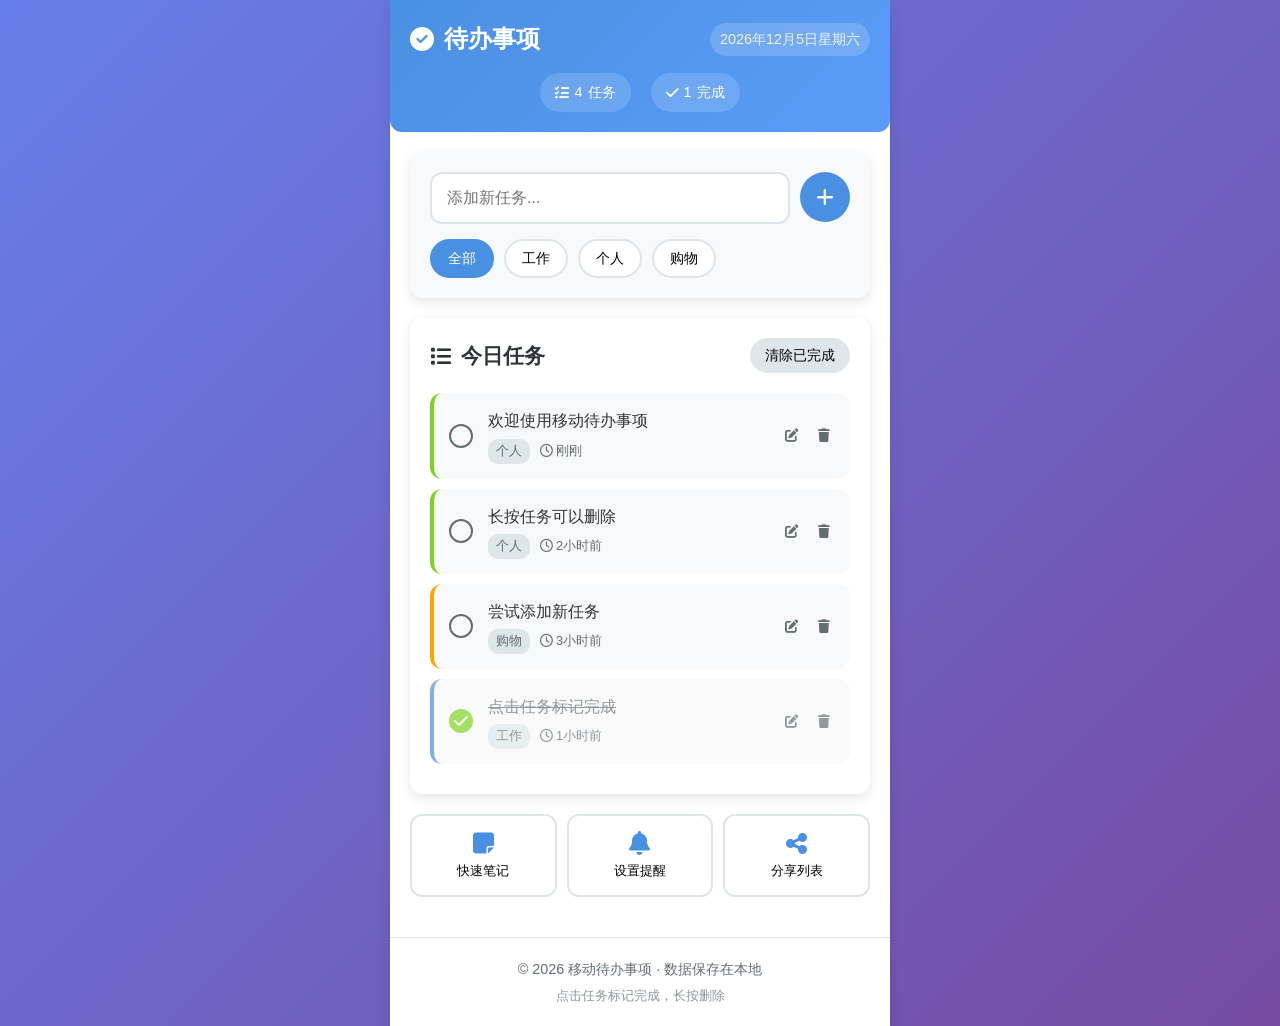
<file: index.html>
<!DOCTYPE html>
<html lang="zh-CN">
<head>
    <meta charset="UTF-8">
    <meta name="viewport" content="width=device-width, initial-scale=1.0, maximum-scale=1.0, user-scalable=no">
    <title>移动待办事项</title>
    <link rel="stylesheet" href="styles.css">
    <link rel="stylesheet" href="https://cdnjs.cloudflare.com/ajax/libs/font-awesome/6.4.0/css/all.min.css">
    <link rel="manifest" href="manifest.json">
    <meta name="theme-color" content="#4a90e2">
    <meta name="apple-mobile-web-app-capable" content="yes">
    <meta name="apple-mobile-web-app-status-bar-style" content="black-translucent">
</head>
<body>
    <div class="container">
        <header class="app-header">
            <div class="header-content">
                <h1><i class="fas fa-check-circle"></i> 待办事项</h1>
                <div class="date-display" id="current-date">2026年3月6日 星期五</div>
            </div>
            <div class="stats">
                <span class="stat-item"><i class="fas fa-tasks"></i> <span id="total-tasks">0</span> 任务</span>
                <span class="stat-item"><i class="fas fa-check"></i> <span id="completed-tasks">0</span> 完成</span>
            </div>
        </header>

        <main class="main-content">
            <div class="input-section">
                <div class="input-group">
                    <input type="text" id="task-input" placeholder="添加新任务..." autocomplete="off">
                    <button id="add-task-btn" class="add-btn">
                        <i class="fas fa-plus"></i>
                    </button>
                </div>
                <div class="category-selector">
                    <button class="category-btn active" data-category="all">全部</button>
                    <button class="category-btn" data-category="work">工作</button>
                    <button class="category-btn" data-category="personal">个人</button>
                    <button class="category-btn" data-category="shopping">购物</button>
                </div>
            </div>

            <div class="tasks-section">
                <div class="section-header">
                    <h2><i class="fas fa-list"></i> 今日任务</h2>
                    <button id="clear-completed" class="clear-btn">清除已完成</button>
                </div>
                
                <div class="tasks-list" id="tasks-list">
                    <!-- 任务将通过JS动态添加 -->
                    <div class="empty-state">
                        <i class="fas fa-clipboard-list"></i>
                        <p>还没有任务，添加一个吧！</p>
                    </div>
                </div>
            </div>

            <div class="quick-actions">
                <button class="action-btn" id="add-quick-note">
                    <i class="fas fa-sticky-note"></i>
                    <span>快速笔记</span>
                </button>
                <button class="action-btn" id="set-reminder">
                    <i class="fas fa-bell"></i>
                    <span>设置提醒</span>
                </button>
                <button class="action-btn" id="share-list">
                    <i class="fas fa-share-alt"></i>
                    <span>分享列表</span>
                </button>
            </div>
        </main>

        <footer class="app-footer">
            <p>© 2026 移动待办事项 · 数据保存在本地</p>
            <p class="footer-note">点击任务标记完成，长按删除</p>
        </footer>
    </div>

    <!-- 快速笔记模态框 -->
    <div class="modal" id="note-modal">
        <div class="modal-content">
            <h3><i class="fas fa-sticky-note"></i> 快速笔记</h3>
            <textarea id="note-text" placeholder="写下你的笔记..."></textarea>
            <div class="modal-actions">
                <button class="modal-btn cancel" id="cancel-note">取消</button>
                <button class="modal-btn save" id="save-note">保存</button>
            </div>
        </div>
    </div>

    <script src="app.js"></script>
</body>
</html>
</file>
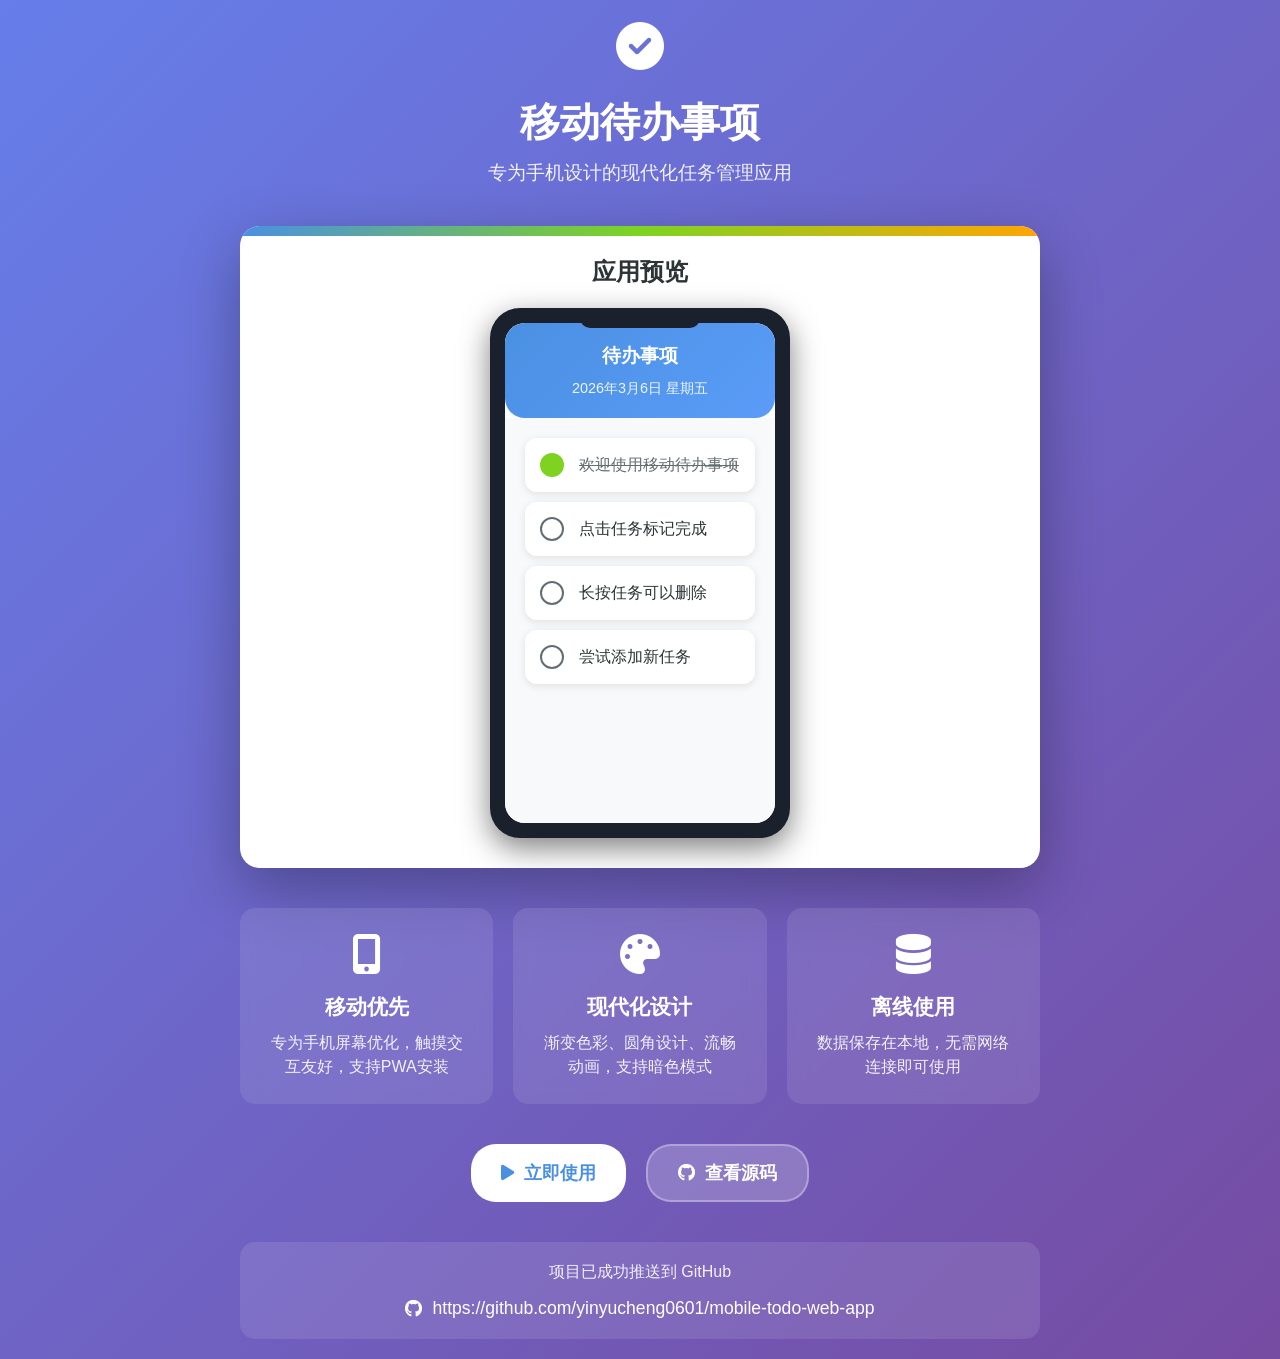
<file: preview.html>
<!DOCTYPE html>
<html lang="zh-CN">
<head>
    <meta charset="UTF-8">
    <meta name="viewport" content="width=device-width, initial-scale=1.0">
    <title>移动待办事项 - 预览</title>
    <style>
        * {
            margin: 0;
            padding: 0;
            box-sizing: border-box;
        }
        
        body {
            font-family: -apple-system, BlinkMacSystemFont, 'Segoe UI', Roboto, sans-serif;
            background: linear-gradient(135deg, #667eea 0%, #764ba2 100%);
            min-height: 100vh;
            display: flex;
            flex-direction: column;
            align-items: center;
            justify-content: center;
            padding: 20px;
            color: white;
        }
        
        .container {
            max-width: 800px;
            width: 100%;
            text-align: center;
        }
        
        .header {
            margin-bottom: 40px;
        }
        
        .logo {
            font-size: 3rem;
            margin-bottom: 20px;
        }
        
        h1 {
            font-size: 2.5rem;
            margin-bottom: 10px;
            font-weight: 700;
        }
        
        .subtitle {
            font-size: 1.2rem;
            opacity: 0.9;
            margin-bottom: 30px;
        }
        
        .app-preview {
            background: white;
            border-radius: 20px;
            padding: 30px;
            box-shadow: 0 20px 60px rgba(0, 0, 0, 0.3);
            margin-bottom: 40px;
            position: relative;
            overflow: hidden;
        }
        
        .app-preview::before {
            content: '';
            position: absolute;
            top: 0;
            left: 0;
            right: 0;
            height: 10px;
            background: linear-gradient(90deg, #4a90e2, #7ed321, #ffa502);
        }
        
        .preview-title {
            color: #2d3436;
            margin-bottom: 20px;
            font-size: 1.5rem;
        }
        
        .phone-mockup {
            max-width: 300px;
            margin: 0 auto;
            position: relative;
        }
        
        .phone-frame {
            background: #1a202c;
            border-radius: 30px;
            padding: 15px;
            box-shadow: 0 10px 30px rgba(0, 0, 0, 0.5);
            position: relative;
        }
        
        .phone-screen {
            background: white;
            border-radius: 20px;
            overflow: hidden;
            height: 500px;
            position: relative;
        }
        
        .phone-notch {
            position: absolute;
            top: 0;
            left: 50%;
            transform: translateX(-50%);
            width: 120px;
            height: 20px;
            background: #1a202c;
            border-radius: 0 0 10px 10px;
            z-index: 10;
        }
        
        .app-content {
            height: 100%;
            display: flex;
            flex-direction: column;
        }
        
        .app-header-preview {
            background: linear-gradient(135deg, #4a90e2, #5a9cf8);
            color: white;
            padding: 20px;
            border-radius: 0 0 20px 20px;
        }
        
        .app-main-preview {
            flex: 1;
            padding: 20px;
            background: #f8f9fa;
        }
        
        .task-preview {
            background: white;
            border-radius: 12px;
            padding: 15px;
            margin-bottom: 10px;
            display: flex;
            align-items: center;
            gap: 15px;
            box-shadow: 0 2px 8px rgba(0, 0, 0, 0.1);
        }
        
        .task-checkbox-preview {
            width: 24px;
            height: 24px;
            border: 2px solid #636e72;
            border-radius: 50%;
        }
        
        .task-checkbox-preview.completed {
            background: #7ed321;
            border-color: #7ed321;
        }
        
        .task-text-preview {
            flex: 1;
            text-align: left;
            color: #2d3436;
        }
        
        .task-text-preview.completed {
            text-decoration: line-through;
            color: #636e72;
        }
        
        .features {
            display: grid;
            grid-template-columns: repeat(auto-fit, minmax(250px, 1fr));
            gap: 20px;
            margin-bottom: 40px;
        }
        
        .feature-card {
            background: rgba(255, 255, 255, 0.1);
            backdrop-filter: blur(10px);
            border-radius: 15px;
            padding: 25px;
            text-align: center;
            transition: transform 0.3s ease;
        }
        
        .feature-card:hover {
            transform: translateY(-5px);
        }
        
        .feature-icon {
            font-size: 2.5rem;
            margin-bottom: 15px;
        }
        
        .feature-title {
            font-size: 1.3rem;
            margin-bottom: 10px;
            font-weight: 600;
        }
        
        .feature-desc {
            opacity: 0.9;
            line-height: 1.5;
        }
        
        .cta-buttons {
            display: flex;
            gap: 20px;
            justify-content: center;
            flex-wrap: wrap;
            margin-bottom: 40px;
        }
        
        .btn {
            padding: 15px 30px;
            border-radius: 25px;
            font-size: 1.1rem;
            font-weight: 600;
            text-decoration: none;
            display: inline-flex;
            align-items: center;
            gap: 10px;
            transition: all 0.3s ease;
            cursor: pointer;
            border: none;
        }
        
        .btn-primary {
            background: white;
            color: #4a90e2;
        }
        
        .btn-secondary {
            background: rgba(255, 255, 255, 0.2);
            color: white;
            border: 2px solid rgba(255, 255, 255, 0.3);
        }
        
        .btn:hover {
            transform: translateY(-2px);
            box-shadow: 0 10px 20px rgba(0, 0, 0, 0.2);
        }
        
        .btn-primary:hover {
            background: #f8f9fa;
        }
        
        .btn-secondary:hover {
            background: rgba(255, 255, 255, 0.3);
        }
        
        .github-info {
            background: rgba(255, 255, 255, 0.1);
            border-radius: 15px;
            padding: 20px;
            margin-top: 30px;
        }
        
        .github-link {
            color: white;
            text-decoration: none;
            display: inline-flex;
            align-items: center;
            gap: 10px;
            font-size: 1.1rem;
        }
        
        .github-link:hover {
            text-decoration: underline;
        }
        
        @media (max-width: 768px) {
            h1 {
                font-size: 2rem;
            }
            
            .phone-mockup {
                max-width: 250px;
            }
            
            .phone-screen {
                height: 400px;
            }
            
            .features {
                grid-template-columns: 1fr;
            }
            
            .cta-buttons {
                flex-direction: column;
                align-items: center;
            }
            
            .btn {
                width: 100%;
                max-width: 300px;
                justify-content: center;
            }
        }
        
        @media (max-width: 480px) {
            .phone-mockup {
                max-width: 200px;
            }
            
            .phone-screen {
                height: 350px;
            }
        }
    </style>
    <link rel="stylesheet" href="https://cdnjs.cloudflare.com/ajax/libs/font-awesome/6.4.0/css/all.min.css">
</head>
<body>
    <div class="container">
        <div class="header">
            <div class="logo">
                <i class="fas fa-check-circle"></i>
            </div>
            <h1>移动待办事项</h1>
            <p class="subtitle">专为手机设计的现代化任务管理应用</p>
        </div>
        
        <div class="app-preview">
            <h2 class="preview-title">应用预览</h2>
            <div class="phone-mockup">
                <div class="phone-notch"></div>
                <div class="phone-frame">
                    <div class="phone-screen">
                        <div class="app-content">
                            <div class="app-header-preview">
                                <h3 style="margin-bottom: 10px;">待办事项</h3>
                                <div style="font-size: 0.9rem; opacity: 0.9;">2026年3月6日 星期五</div>
                            </div>
                            <div class="app-main-preview">
                                <div class="task-preview">
                                    <div class="task-checkbox-preview completed"></div>
                                    <div class="task-text-preview completed">欢迎使用移动待办事项</div>
                                </div>
                                <div class="task-preview">
                                    <div class="task-checkbox-preview"></div>
                                    <div class="task-text-preview">点击任务标记完成</div>
                                </div>
                                <div class="task-preview">
                                    <div class="task-checkbox-preview"></div>
                                    <div class="task-text-preview">长按任务可以删除</div>
                                </div>
                                <div class="task-preview">
                                    <div class="task-checkbox-preview"></div>
                                    <div class="task-text-preview">尝试添加新任务</div>
                                </div>
                            </div>
                        </div>
                    </div>
                </div>
            </div>
        </div>
        
        <div class="features">
            <div class="feature-card">
                <div class="feature-icon">
                    <i class="fas fa-mobile-alt"></i>
                </div>
                <h3 class="feature-title">移动优先</h3>
                <p class="feature-desc">专为手机屏幕优化，触摸交互友好，支持PWA安装</p>
            </div>
            
            <div class="feature-card">
                <div class="feature-icon">
                    <i class="fas fa-palette"></i>
                </div>
                <h3 class="feature-title">现代化设计</h3>
                <p class="feature-desc">渐变色彩、圆角设计、流畅动画，支持暗色模式</p>
            </div>
            
            <div class="feature-card">
                <div class="feature-icon">
                    <i class="fas fa-database"></i>
                </div>
                <h3 class="feature-title">离线使用</h3>
                <p class="feature-desc">数据保存在本地，无需网络连接即可使用</p>
            </div>
        </div>
        
        <div class="cta-buttons">
            <a href="index.html" class="btn btn-primary">
                <i class="fas fa-play"></i> 立即使用
            </a>
            <a href="https://github.com/yinyucheng0601/mobile-todo-web-app" target="_blank" class="btn btn-secondary">
                <i class="fab fa-github"></i> 查看源码
            </a>
        </div>
        
        <div class="github-info">
            <p style="margin-bottom: 15px; opacity: 0.9;">项目已成功推送到 GitHub</p>
            <a href="https://github.com/yinyucheng0601/mobile-todo-web-app" target="_blank" class="github-link">
                <i class="fab fa-github"></i> https://github.com/yinyucheng0601/mobile-todo-web-app
            </a>
        </div>
    </div>
    
    <script>
        // 简单的动画效果
        document.addEventListener('DOMContentLoaded', function() {
            const featureCards = document.querySelectorAll('.feature-card');
            featureCards.forEach((card, index) => {
                card.style.animationDelay = `${index * 0.1}s`;
                card.style.animation = 'fadeInUp 0.6s ease forwards';
            });
            
            // 添加CSS动画
            const style = document.createElement('style');
            style.textContent = `
                @keyframes fadeInUp {
                    from {
                        opacity: 0;
                        transform: translateY(20px);
                    }
                    to {
                        opacity: 1;
                        transform: translateY(0);
                    }
                }
            `;
            document.head.appendChild(style);
            
            // 任务完成状态切换
            let currentTask = 1;
            setInterval(() => {
                const tasks = document.querySelectorAll('.task-checkbox-preview');
                const taskTexts = document.querySelectorAll('.task-text-preview');
                
                tasks[currentTask].classList.toggle('completed');
                taskTexts[currentTask].classList.toggle('completed');
                
                currentTask = (currentTask + 1) % tasks.length;
            }, 2000);
        });
    </script>
</body>
</html>
</file>
<file: styles.css>
/* 移动优先设计 - 基础样式 */
:root {
    --primary-color: #4a90e2;
    --secondary-color: #7ed321;
    --danger-color: #ff4757;
    --warning-color: #ffa502;
    --light-color: #f8f9fa;
    --dark-color: #2d3436;
    --gray-color: #636e72;
    --light-gray: #dfe6e9;
    --shadow: 0 4px 12px rgba(0, 0, 0, 0.1);
    --border-radius: 12px;
    --transition: all 0.3s ease;
}

* {
    margin: 0;
    padding: 0;
    box-sizing: border-box;
    -webkit-tap-highlight-color: transparent;
}

body {
    font-family: -apple-system, BlinkMacSystemFont, 'Segoe UI', Roboto, 'Helvetica Neue', Arial, sans-serif;
    background: linear-gradient(135deg, #667eea 0%, #764ba2 100%);
    color: var(--dark-color);
    line-height: 1.6;
    min-height: 100vh;
    padding: env(safe-area-inset-top) env(safe-area-inset-right) env(safe-area-inset-bottom) env(safe-area-inset-left);
}

.container {
    max-width: 500px;
    margin: 0 auto;
    min-height: 100vh;
    background: white;
    box-shadow: var(--shadow);
    position: relative;
    overflow-x: hidden;
}

/* 头部样式 */
.app-header {
    background: linear-gradient(135deg, var(--primary-color), #5a9cf8);
    color: white;
    padding: 20px;
    border-radius: 0 0 var(--border-radius) var(--border-radius);
}

.header-content {
    display: flex;
    justify-content: space-between;
    align-items: center;
    margin-bottom: 15px;
}

.header-content h1 {
    font-size: 1.5rem;
    font-weight: 600;
    display: flex;
    align-items: center;
    gap: 10px;
}

.date-display {
    font-size: 0.9rem;
    opacity: 0.9;
    background: rgba(255, 255, 255, 0.2);
    padding: 5px 10px;
    border-radius: 20px;
}

.stats {
    display: flex;
    gap: 20px;
    justify-content: center;
}

.stat-item {
    display: flex;
    align-items: center;
    gap: 5px;
    font-size: 0.9rem;
    background: rgba(255, 255, 255, 0.15);
    padding: 8px 15px;
    border-radius: 20px;
}

/* 主内容区域 */
.main-content {
    padding: 20px;
}

.input-section {
    background: var(--light-color);
    padding: 20px;
    border-radius: var(--border-radius);
    margin-bottom: 20px;
    box-shadow: var(--shadow);
}

.input-group {
    display: flex;
    gap: 10px;
    margin-bottom: 15px;
}

#task-input {
    flex: 1;
    padding: 15px;
    border: 2px solid var(--light-gray);
    border-radius: var(--border-radius);
    font-size: 1rem;
    transition: var(--transition);
}

#task-input:focus {
    outline: none;
    border-color: var(--primary-color);
    box-shadow: 0 0 0 3px rgba(74, 144, 226, 0.1);
}

.add-btn {
    width: 50px;
    height: 50px;
    border: none;
    background: var(--primary-color);
    color: white;
    border-radius: 50%;
    font-size: 1.2rem;
    cursor: pointer;
    transition: var(--transition);
    display: flex;
    align-items: center;
    justify-content: center;
}

.add-btn:hover {
    background: #3a80d2;
    transform: scale(1.05);
}

.category-selector {
    display: flex;
    gap: 10px;
    flex-wrap: wrap;
}

.category-btn {
    padding: 8px 16px;
    border: 2px solid var(--light-gray);
    background: white;
    border-radius: 20px;
    font-size: 0.9rem;
    cursor: pointer;
    transition: var(--transition);
}

.category-btn.active {
    background: var(--primary-color);
    color: white;
    border-color: var(--primary-color);
}

/* 任务列表 */
.tasks-section {
    background: white;
    border-radius: var(--border-radius);
    padding: 20px;
    margin-bottom: 20px;
    box-shadow: var(--shadow);
}

.section-header {
    display: flex;
    justify-content: space-between;
    align-items: center;
    margin-bottom: 20px;
}

.section-header h2 {
    font-size: 1.3rem;
    display: flex;
    align-items: center;
    gap: 10px;
}

.clear-btn {
    padding: 8px 15px;
    background: var(--light-gray);
    border: none;
    border-radius: 20px;
    font-size: 0.9rem;
    cursor: pointer;
    transition: var(--transition);
}

.clear-btn:hover {
    background: var(--gray-color);
    color: white;
}

.tasks-list {
    min-height: 200px;
}

.task-item {
    display: flex;
    align-items: center;
    gap: 15px;
    padding: 15px;
    background: var(--light-color);
    border-radius: var(--border-radius);
    margin-bottom: 10px;
    transition: var(--transition);
    border-left: 4px solid var(--primary-color);
}

.task-item:hover {
    transform: translateX(5px);
    box-shadow: 0 2px 8px rgba(0, 0, 0, 0.1);
}

.task-item.completed {
    opacity: 0.7;
    border-left-color: var(--secondary-color);
}

.task-item.completed .task-text {
    text-decoration: line-through;
    color: var(--gray-color);
}

.task-checkbox {
    width: 24px;
    height: 24px;
    border: 2px solid var(--gray-color);
    border-radius: 50%;
    cursor: pointer;
    display: flex;
    align-items: center;
    justify-content: center;
    transition: var(--transition);
}

.task-checkbox.checked {
    background: var(--secondary-color);
    border-color: var(--secondary-color);
    color: white;
}

.task-content {
    flex: 1;
}

.task-text {
    font-size: 1rem;
    margin-bottom: 5px;
}

.task-meta {
    display: flex;
    gap: 10px;
    font-size: 0.8rem;
    color: var(--gray-color);
}

.task-category {
    background: var(--light-gray);
    padding: 2px 8px;
    border-radius: 10px;
}

.task-time {
    display: flex;
    align-items: center;
    gap: 3px;
}

.task-actions {
    display: flex;
    gap: 10px;
}

.task-action-btn {
    background: none;
    border: none;
    color: var(--gray-color);
    cursor: pointer;
    padding: 5px;
    transition: var(--transition);
}

.task-action-btn:hover {
    color: var(--primary-color);
}

.empty-state {
    text-align: center;
    padding: 40px 20px;
    color: var(--gray-color);
}

.empty-state i {
    font-size: 3rem;
    margin-bottom: 15px;
    opacity: 0.5;
}

/* 快速操作 */
.quick-actions {
    display: grid;
    grid-template-columns: repeat(3, 1fr);
    gap: 10px;
    margin-bottom: 20px;
}

.action-btn {
    padding: 15px 10px;
    background: white;
    border: 2px solid var(--light-gray);
    border-radius: var(--border-radius);
    display: flex;
    flex-direction: column;
    align-items: center;
    gap: 8px;
    cursor: pointer;
    transition: var(--transition);
}

.action-btn:hover {
    border-color: var(--primary-color);
    transform: translateY(-2px);
}

.action-btn i {
    font-size: 1.5rem;
    color: var(--primary-color);
}

.action-btn span {
    font-size: 0.8rem;
    font-weight: 500;
}

/* 页脚 */
.app-footer {
    text-align: center;
    padding: 20px;
    color: var(--gray-color);
    font-size: 0.9rem;
    border-top: 1px solid var(--light-gray);
}

.footer-note {
    font-size: 0.8rem;
    margin-top: 5px;
    opacity: 0.7;
}

/* 模态框 */
.modal {
    display: none;
    position: fixed;
    top: 0;
    left: 0;
    right: 0;
    bottom: 0;
    background: rgba(0, 0, 0, 0.5);
    z-index: 1000;
    align-items: center;
    justify-content: center;
    padding: 20px;
}

.modal-content {
    background: white;
    padding: 25px;
    border-radius: var(--border-radius);
    max-width: 400px;
    width: 100%;
    box-shadow: 0 10px 30px rgba(0, 0, 0, 0.2);
}

.modal-content h3 {
    margin-bottom: 20px;
    display: flex;
    align-items: center;
    gap: 10px;
}

#note-text {
    width: 100%;
    height: 150px;
    padding: 15px;
    border: 2px solid var(--light-gray);
    border-radius: var(--border-radius);
    font-size: 1rem;
    resize: none;
    margin-bottom: 20px;
    transition: var(--transition);
}

#note-text:focus {
    outline: none;
    border-color: var(--primary-color);
}

.modal-actions {
    display: flex;
    gap: 10px;
    justify-content: flex-end;
}

.modal-btn {
    padding: 10px 20px;
    border: none;
    border-radius: var(--border-radius);
    font-size: 1rem;
    cursor: pointer;
    transition: var(--transition);
}

.modal-btn.cancel {
    background: var(--light-gray);
    color: var(--dark-color);
}

.modal-btn.save {
    background: var(--primary-color);
    color: white;
}

.modal-btn:hover {
    opacity: 0.9;
    transform: translateY(-1px);
}

/* 响应式调整 */
@media (max-width: 480px) {
    .container {
        border-radius: 0;
    }
    
    .app-header {
        border-radius: 0;
    }
    
    .header-content {
        flex-direction: column;
        align-items: flex-start;
        gap: 10px;
    }
    
    .stats {
        justify-content: flex-start;
    }
    
    .quick-actions {
        grid-template-columns: 1fr;
    }
    
    .action-btn {
        flex-direction: row;
        justify-content: center;
    }
}

/* 暗色模式支持 */
@media (prefers-color-scheme: dark) {
    body {
        background: linear-gradient(135deg, #2d3748 0%, #4a5568 100%);
    }
    
    .container {
        background: #1a202c;
        color: #e2e8f0;
    }
    
    .input-section,
    .tasks-section {
        background: #2d3748;
    }
    
    #task-input,
    .category-btn,
    .action-btn,
    .modal-content {
        background: #2d3748;
        color: #e2e8f0;
        border-color: #4a5568;
    }
    
    .task-item {
        background: #2d3748;
    }
    
    .clear-btn {
        background: #4a5568;
        color: #e2e8f0;
    }
}

/* 触摸设备优化 */
@media (hover: none) {
    .task-item:hover {
        transform: none;
    }
    
    .add-btn:hover,
    .action-btn:hover,
    .modal-btn:hover {
        transform: none;
    }
    
    .task-checkbox {
        min-width: 28px;
        min-height: 28px;
    }
}
</file>
